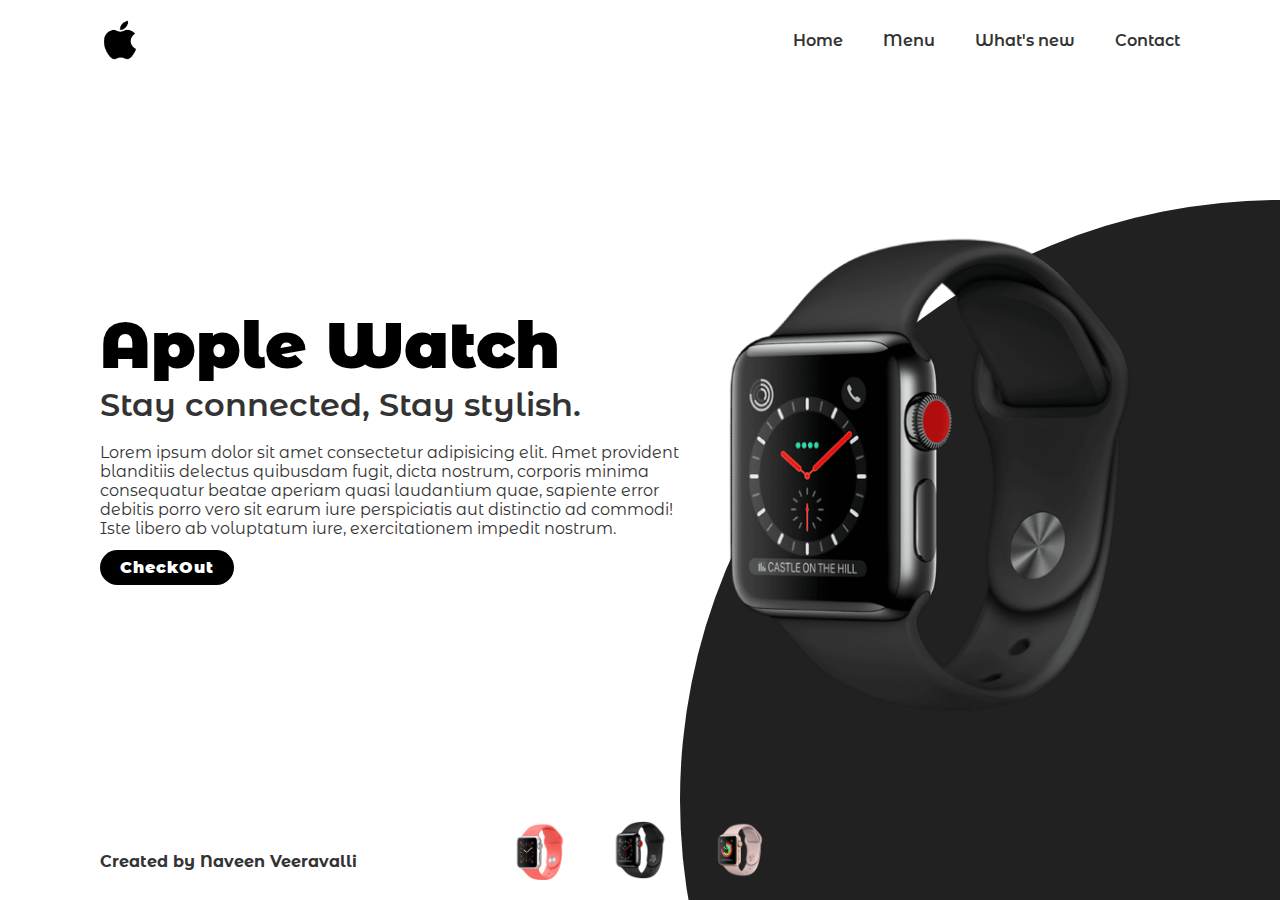
<file: apple-landing-page/index.html>
<html>
<head>
  <meta charset="UTF-8" />
  <meta http-equiv="X-UA-Compatible" content="IE=edge" />
  <meta name="viewport" content="width=1024, initial-scale=0.4">
  <title>Apple-Landing-Page-NaveenVeeravalli</title>
  <style>
    @import url("https://fonts.googleapis.com/css2?family=Montserrat+Alternates&display=swap");
    * {
      padding: 0;
      margin: 0;
      box-sizing: border-box;
      font-family: "Montserrat Alternates", sans-serif;
    }
    section {
      position: relative;
      max-width: 100%;
      min-height: 100vh;
      padding: 100px;
      display: flex;
      justify-content: space-between;
      align-items: center;
    }
    header {
      position: absolute;
      top: 0;
      left: 0;
      width: 100%;
      display: flex;
      align-items: center;
      justify-content: space-between;
      padding: 20px 100px;
    }
    header .logo {
      position: relative;
      max-width: 40px;
    }
    header ul {
      position: relative;
      display: flex;
    }
    header ul li {
      list-style: none;
    }
    header ul li a {
      display: inline-block;
      text-decoration: none;
      font-weight: 600;
      color: #333;
      margin-left: 40px;
    }
    .content {
      position: relative;
      width: 100%;
      display: flex;
      justify-content: space-between;
      align-items: center;
    }
    .content .textbox {
      position: relative;
      max-width: 600px;
    }
    .content .textbox h2 {
      color: #333;
      padding-bottom: 15px;
      font-size: 2em;
      line-height: 1.4em;
      font-weight: 600;
    }
    .content .textbox h2 span {
      color: #000000;
      font-size: 2em;
      font-weight: 1000;
    }
    .content .textbox p {
      color: #333;
      padding-bottom: 20px;
    }
    .content .textbox a {
      text-decoration: none;
      padding: 8px 20px;
      border-radius: 20px;
      color: white;
      background-color: #000000;
      letter-spacing: 1px;
      font-weight: 900;
    }
    .content .imgbox {
      display: flex;
      width: 600px;
      justify-content: flex-end;
      margin-left: auto;
      margin-top: 50px;
    }
    .content .imgbox img {
      max-width: 500px;
    }
    .thumb {
      position: absolute;
      left: 50%;
      bottom: 20px;
      transform: translateX(-50%);
      display: flex;
    }
    .thumb li {
      list-style: none;
      display: inline-block;
      margin: 0 20px;
      cursor: pointer;
      transition: 0.3s;
    }
    .thumb li:hover {
      transform: translateY(-15px);
    }
    .thumb li img {
      max-width: 60px;
    }
    i {
      color: white;
    }
    i:hover {
      cursor: pointer;
      zoom: 175%;
    }
    .circle {
      position: absolute;
      top: 0;
      left: 0;
      width: 100%;
      height: 100%;
      background-color: #212121;
      clip-path: circle(600px at right 800px);
    }
    .thumb-credits {
      position: absolute;
      left: 100px;
      bottom: 20px;
      transform: translateY(-50%);
      font-size: 1em;
      font-weight: bold;
      color: #333;
      cursor: pointer;
    }
    .thumb-credits:hover {
      text-decoration: underline;
    }
  </style>
</head>
<body>
  <section>
    <div class="circle"></div>
    <header>
      <a href="#"><img src="images/logo.png" class="logo" /></a>
      <ul>
        <li><a>Home</a></li>
        <li><a>Menu</a></li>
        <li><a>What's new</a></li>
        <li><a>Contact</a></li>
      </ul>
    </header>
    <div class="content">
      <div class="textbox">
        <h2><span>Apple Watch</span></h2>
        <h2>Stay connected, Stay stylish.</h2>
        <p>
          Lorem ipsum dolor sit amet consectetur adipisicing elit. Amet
          provident blanditiis delectus quibusdam fugit, dicta nostrum,
          corporis minima consequatur beatae aperiam quasi laudantium quae,
          sapiente error debitis porro vero sit earum iure perspiciatis aut
          distinctio ad commodi! Iste libero ab voluptatum iure,
          exercitationem impedit nostrum.
        </p>
        <a href="#">CheckOut</a>
      </div>
      <div class="imgbox">
        <img src="images/2.png" class="slider" />
      </div>
    </div>
    <p class="thumb-credits" onclick="window.location.href='https://github.com/suryanavv'">Created by Naveen Veeravalli </p>
    <ul class="thumb">
      <li>
        <img
          src="images/b1.png"
          onclick="imgslider('images/1.png'); changeColor('#eb5955')"
        />
      </li>
      <li>
        <img
          src="images/b2.png"
          onclick="imgslider('images/2.png'); changeColor('#212121')"
        />
      </li>
      <li>
        <img
          src="images/b3.png"
          onclick="imgslider('images/3.png'); changeColor('#b29a99')"
        />
      </li>
    </ul>
  </section>
  <script>
    function imgslider(anything) {
      document.querySelector(".slider").src = anything;
    }
    function changeColor(color) {
      const col = document.querySelector(".circle");
      col.style.background = color;
    }
  </script>
</body>
</html>
</file>
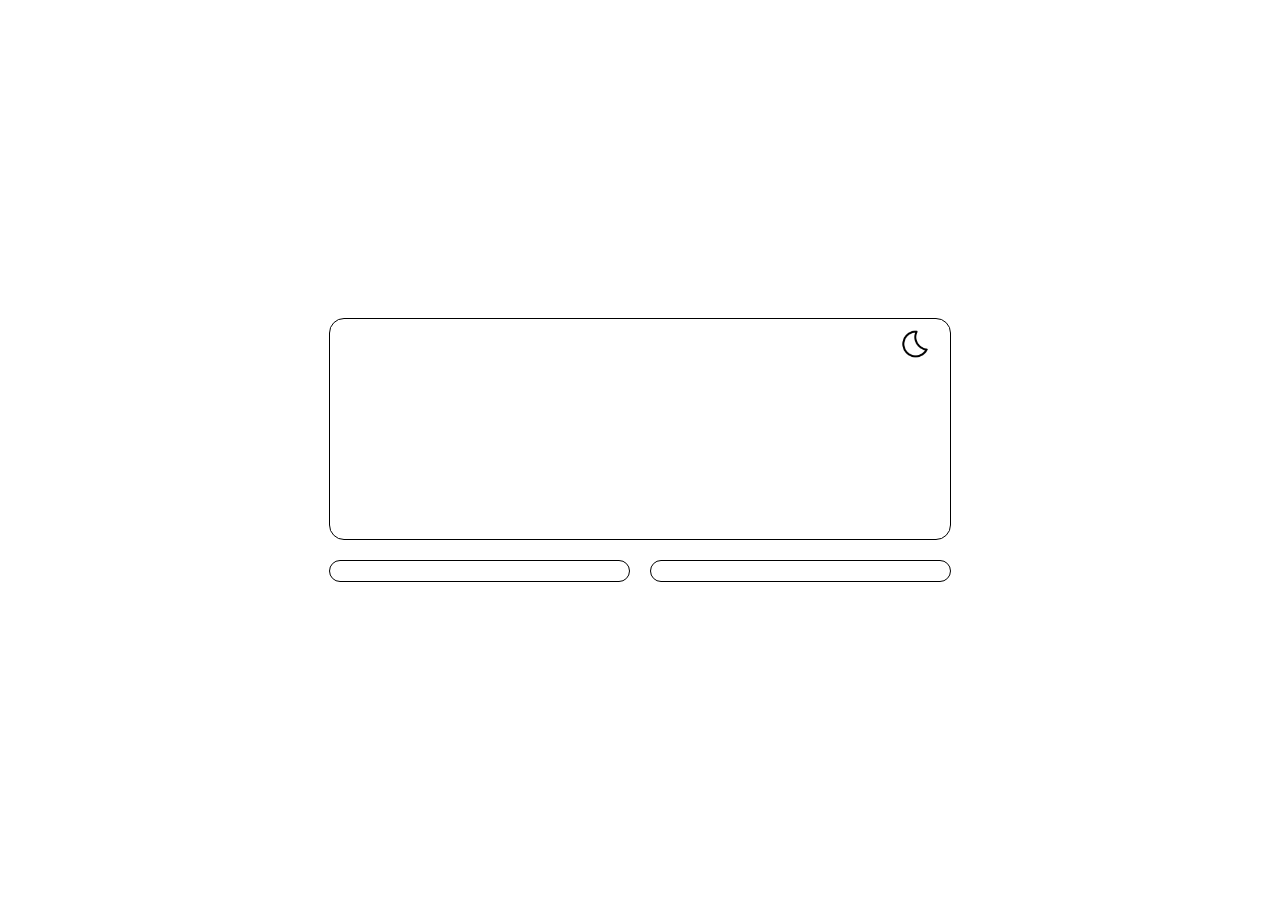
<file: digital-clock/main.html>
<html>
<head>
    <link rel="stylesheet" href="https://fonts.googleapis.com/css?family=Bebas+Neue&display=swap">
    <link rel="stylesheet" href="styles.css">
</head>
<body class="light-mode">
    <div class="container">
        <button id="toggleButton" onclick="toggleMode()">
            <span id="iconContainer">
                <img id="moonIcon" src="moon.png" alt="Moon Icon">
                <img id="sunIcon" src="sun.png" alt="Sun Icon">
            </span>
        </button>
        <div class="row">
            <div class="col">
                <div id="clock"></div>
            </div>
        </div>
        <div class="row">
            <div class="col" id="date-container">
                <div id="date"></div>
            </div>
            <div class="col" id="day-container">
                <div id="day"></div>
            </div>
        </div>
    </div>
    <script src="script.js"></script>
</body>
</html>
</file>
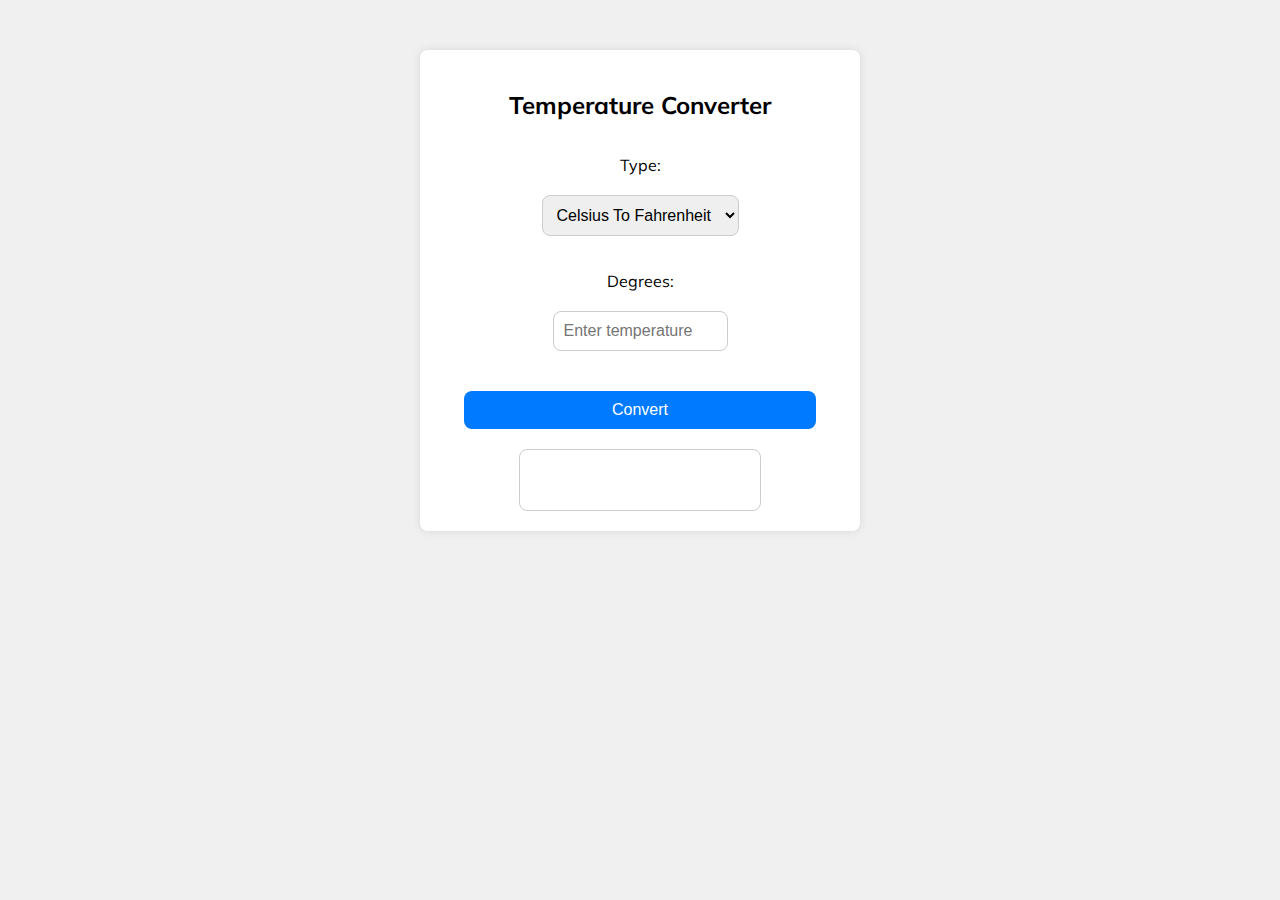
<file: temperature-converter-website/temp.html>
<html>
<head>
    <link href="https://fonts.googleapis.com/css2?family=Mulish:wght@600&display=swap" rel="stylesheet">
    <title>Temperature Converter</title>
    <style>
        body {
            font-family: 'Mulish';
            background-color: #f0f0f0;
            text-align: center;
        }
        .container {
            max-width: 400px;
            margin: 50px auto;
            padding: 20px;
            border-radius: 8px;
            //background: linear-gradient(#e66465, #9198e5);
            background-color: #ffffff;
            color: #fff;
            box-shadow: 0px 0px 10px rgba(0, 0, 0, 0.1);
        }
        .container h2 {
            color: #000000;
        }
        .input-container {
            display: flex;
            flex-direction: column;
            justify-content: center;
            align-items: center;
            margin-bottom: 20px;
        }
        .input-container select {
            //margin-bottom: 20px;
            padding: 10px;
            font-size: 16px;
            border: 1px solid #ccc;
            border-radius: 8px;
            margin: 20px;
        }
        .input-container input[type="number"] {
            width: 175px;
            padding: 10px;
            font-size: 16px;
            border: 1px solid #ccc;
            border-radius: 8px;
            margin: 20px;
        }
        .convert-btn {
            padding: 10px 148px;
            font-size: 16px;
            cursor: pointer;
            background-color: #007bff;
            color: #fff;
            border: none;
            border-radius: 8px;
            transition: background-color 0.2s;
            //margin-top: 15px;
        }
        .convert-btn:hover {
            background-color: #0056b3;
        }
        .result-box {
            padding: 20px;
            border-radius: 8px;
            background-color: #fff;
            color: #000;
            font-size: 17px;
            font-weight: bold;
	    min-height: 20px;
            max-width: 200px;
	    margin: 0 auto;
	    border: 1px solid #ccc;
        }
        /* Style the labels */
        label {
            margin-top: 15px;
            font-size: 16px;
            color: #000000;
        }
    </style>
</head>
<body>
    <div class="container">
        <h2>Temperature Converter</h2>
        <div class="input-container">
            <!-- Add labels to the input elements -->
            <label for="temperatureUnit">Type:</label>
            <select id="temperatureUnit">
                <option value="celsius">Celsius To Fahrenheit</option>
                <option value="fahrenheit">Fahrenheit To Celsius</option>
            </select>
            <label for="temperatureValue">Degrees:</label>
            <input type="number" id="temperatureValue" placeholder="Enter temperature" />
            <br>
            <button class="convert-btn" onclick="convertTemperature()">Convert</button>
        </div>
        <div class="result-box" id="result"></div>
    </div>

    <script>
        function convertTemperature() {
            const unit = document.getElementById("temperatureUnit").value;
            const temperature = parseFloat(document.getElementById("temperatureValue").value);

            if (isNaN(temperature)) {
                alert("Please enter a valid temperature!");
                return;
            }

            let convertedTemperature, resultUnit;
            if (unit === "celsius") {
                convertedTemperature = (temperature * 9/5) + 32;
                resultUnit = "°F";
            } else {
                convertedTemperature = (temperature - 32) * 5/9;
                resultUnit = "°C";
            }

            document.getElementById("result").textContent = `${convertedTemperature.toFixed(2)} ${resultUnit}`;
        }
    </script>
</body>
</html>
</file>
<file: digital-clock/styles.css>
body {
    display: flex;
    justify-content: center;
    align-items: center;
    height: 100vh;
    margin: 0;
    background-color: #f1f1f1;
}

.container {
    text-align: center;
    position: relative;
    background-color: #ffffff;
    color: #000;
    overflow: hidden;
}

.row {
    display: flex;
    justify-content: center;
    align-items: center;
}

.col {
    flex: 1;
    padding: 10px;
    border: 1px solid #000;
    border-radius: 15px;
    margin: 10px;
    text-align: center;
    background-color: #ffffff;
    color: #000;
    overflow: hidden;
}

.dark-mode .container {
    background-color: #000000;
    color: #ffffff;
}

.dark-mode .col {
    border: 1px solid #fff;
    background-color: #000000;
    color: #ffffff;
}

#clock {
    font-size: 10em;
    font-family: 'Bebas Neue', sans-serif;
}

#date {
    font-size: 2em;
    font-family: 'Bebas Neue', sans-serif;
}

#day {
    font-size: 2em;
    font-family: 'Bebas Neue', sans-serif;
}

.col:first-child {
    width: 600px;
    height: 200px;
}

#date-container,
#day-container {
    width: 10%;
    height: 15%;
}

.light-mode {
    background-color: #ffffff;
    color: #000000;
}

.dark-mode {
    background-color: #000000;
    color: #ffffff;
}

#toggleButton {
    background-color: transparent;
    padding: 10px 20px;
    border: none;
    cursor: pointer;
    position: absolute;
    top: 10px;
    right: 10px;
}

#toggleButton:focus {
    outline: none;
}

#iconContainer {
    display: flex;
    align-items: center;
}

#sunIcon,
#moonIcon {
    width: 32px;
    height: 32px;
    display: inline-block;
}

#sunIcon {
    display: none;
}
</file>
